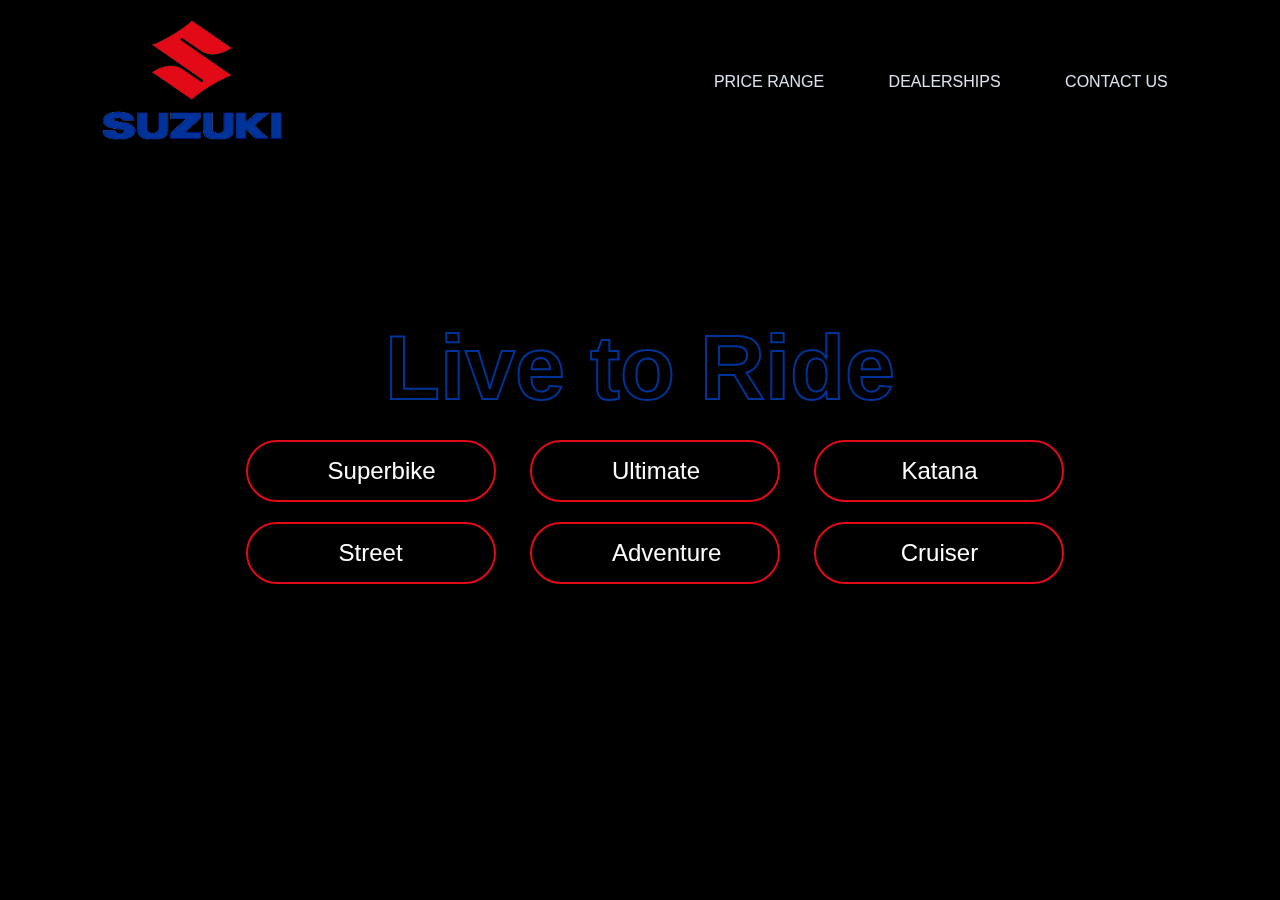
<file: index.html>
<!--
Comments:





-->





<!DOCTYPE html>

<html lang="en" xmlns="http://www.w3.org/1999/xhtml">
<head>
    <meta charset="utf-8" name="viewport" content="width=device-width, initial-scale=1.0" />
    <title>Suzuki Motorcycles</title>
    <link rel="stylesheet" href="style001Home.css" />
</head>
<body>
    <div class="hero">

        <video autoplay loop muted plays-inline class="back-video">
            <source src="Video/001video.webm" type="video/webm" />
        </video>

        <nav>
            <a href="index.html"><img src="Img/logo.png" alt="Image unavailable" class="logo"/>
        <div class="ribbon">
            <ul>
                <li><a href=""></a></li>
                <li><a href="012 Prices.html">PRICE RANGE</a></li>
				        <li><a href="011 Dealerships.html">DEALERSHIPS</a></li>
				        <li><a href="010 Contact.html">CONTACT US</a></li>
            </ul>
        </div>
        </nav>

        <div class="content">
            <ul>
               <h1>Live to Ride</h1>
              <div>
                <li><a href='002 Superbike.html'>Superbike</a></li>
                <li><a href='003 Ultimate.html'>Ultimate</a></li>
                <li><a href='004 Katana.html'>Katana</a></li>
                <br>
                <li><a href='005 Street.html'>Street</a></li>
                <li><a href='006 Adventure.html'>Adventure</a></li>
                <li><a href='007 Cruiser.html'>Cruiser</a></li>
             </div>
          </ul>
        </div>

    </div>
</body>
</html>
</file>
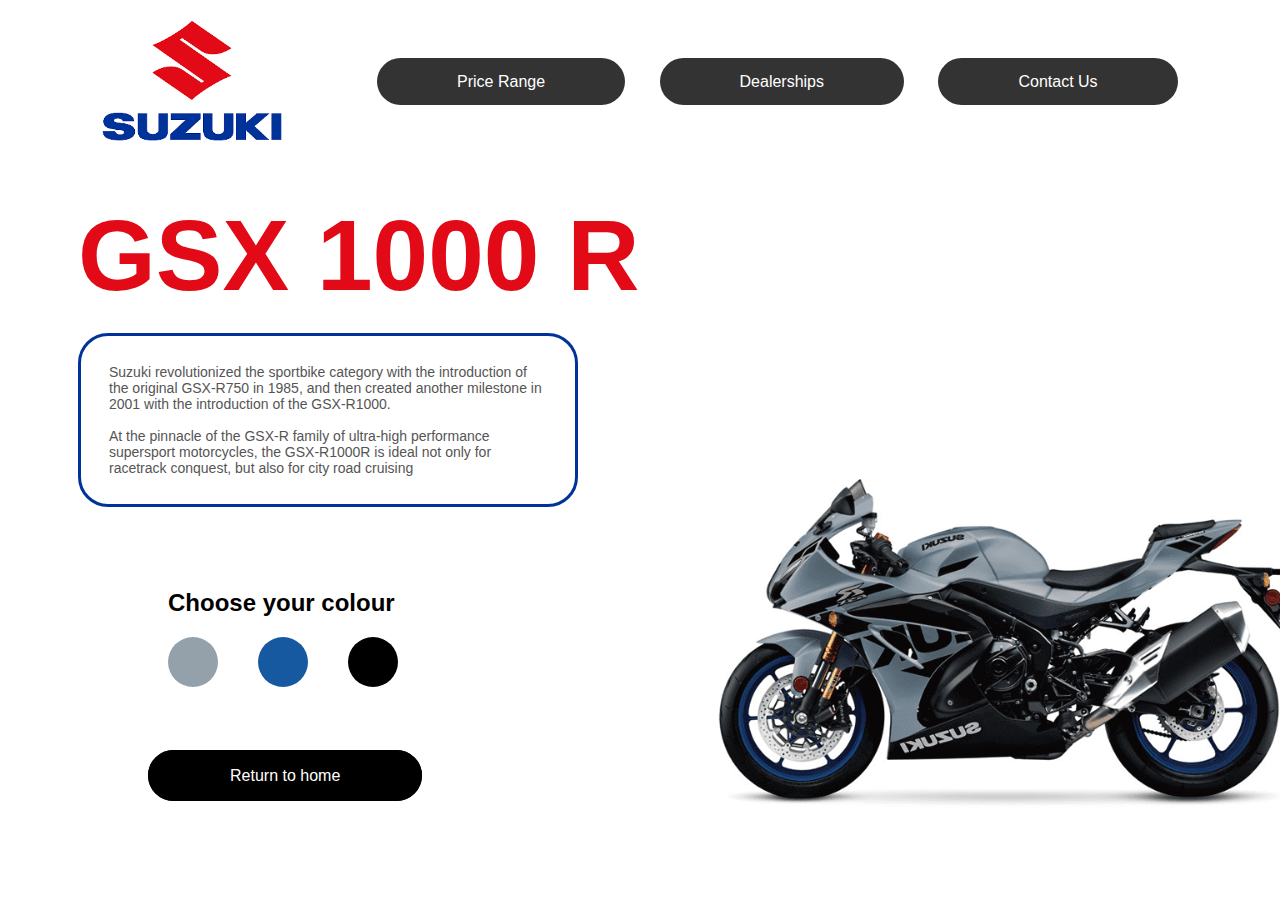
<file: 002 Superbike.html>
<!--
Comments:






-->






<!DOCTYPE html>

<html lang="en" xmlns="http://www.w3.org/1999/xhtml">
<head>
    <meta content="width=device-width, intial-scale=1.0">
    <title>Suzuki - Live to Ride</title>
    <link rel="stylesheet" href="style002Superbike.css">
</head>
<body>
        <div class="container" id="bike">

            <nav>
                <a href="index.html"><img src="Img/logo.png" alt="Image unavailable" class="logo" title="click to return to home"></a>
            <ul>
                <li><a href="012 Prices.html" class="btn">Price Range</a></li>
                <li><a href="011 Dealerships.html" class="btn">Dealerships</a></li>
				<li><a href="010 Contact.html" class="btn">Contact Us</a></li>
            </ul>
            </nav>
            <div class="content">
                <h2><br></h2>
                <h1>GSX 1000 R</h1>
                <p>Suzuki revolutionized the sportbike category with the introduction of the original GSX-R750 in 1985, and then created another milestone in 2001 with the introduction of the GSX-R1000.
                <br><br>
                   At the pinnacle of the GSX-R family of ultra-high performance supersport motorcycles, the GSX-R1000R is ideal not only for racetrack conquest, but also for city road cruising</p>
                <h3>Choose your colour</h3>
                <div class="colour-select">
                    <div id="red"></div>
                    <div id="blue"></div>
                    <div id="black"></div>
                </div>
            </div>

            <div class="home">
                <a href=index.html class="home">Return to home</a>
            </div>
        </div>
 <script>
     let redBtn = document.getElementById("red");
     let blueBtn = document.getElementById("blue");
     let blackBtn = document.getElementById("black");
     let bike = document.getElementById("bike");

     redBtn.onclick = function(){
         bike.style.backgroundImage = "url(Img/001Supersport/001.png)";
     }

     blueBtn.onclick = function(){
         bike.style.backgroundImage = "url(Img/001Supersport/002.png)";
     }

     blackBtn.onclick = function(){
         bike.style.backgroundImage = "url(Img/001Supersport/003.png)";
     }

 </script>  

</body>
</html>
</file>
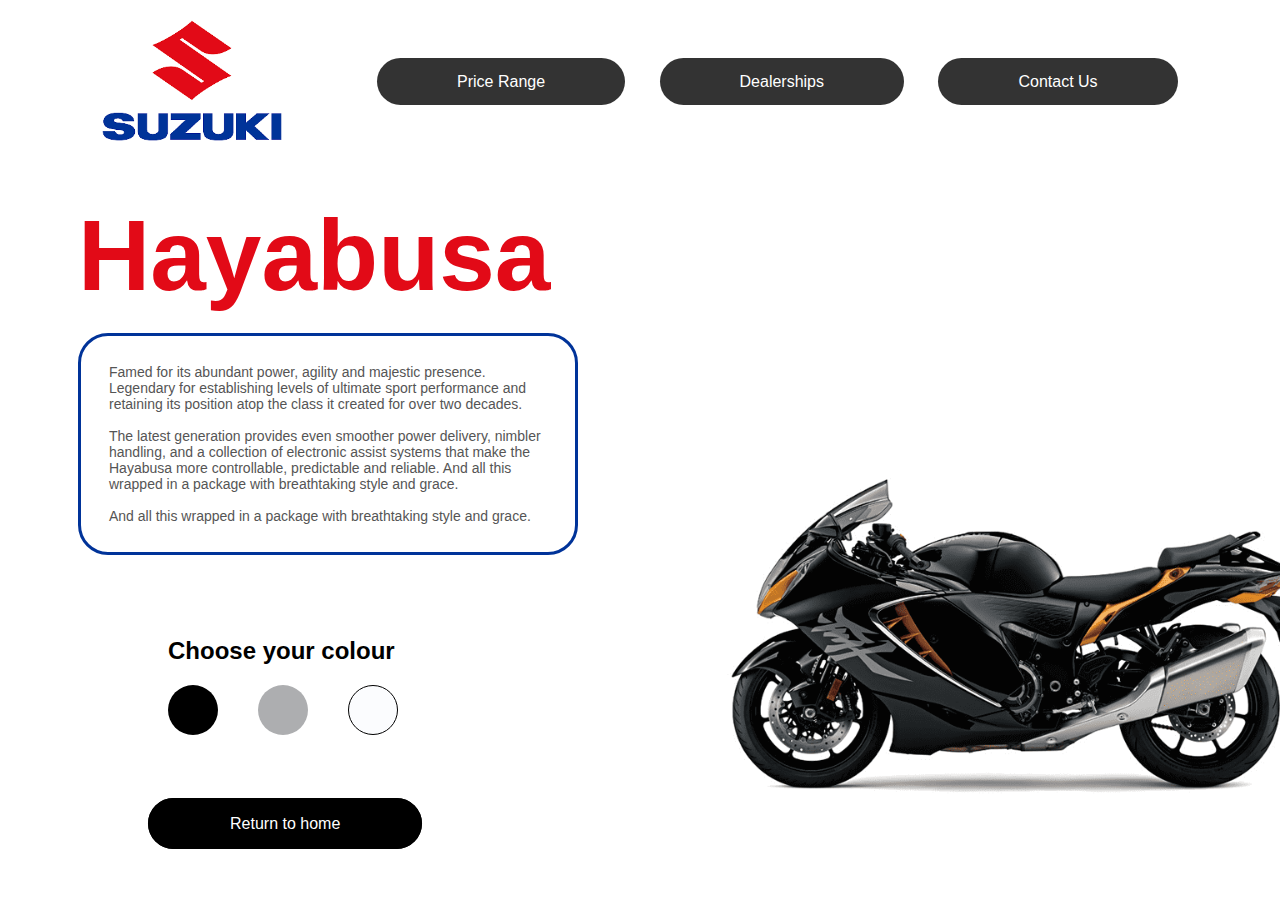
<file: 003 Ultimate.html>
<!--
Comments:






-->






<!DOCTYPE html>

<html lang="en" xmlns="http://www.w3.org/1999/xhtml">
<head>
    <meta content="width=device-width, intial-scale=1.0">
    <title>Suzuki - Live to Ride</title>
    <link rel="stylesheet" href="style003Ultimate.css">
</head>
<body>

        <div class="container" id="bike">

            <nav>
                <a href="index.html"><img src="Img/logo.png" alt="Image unavailable" class="logo" title="click to return to home"></a>
            <ul>
                <li><a href="012 Prices.html" class="btn">Price Range</a></li>
                <li><a href="011 Dealerships.html" class="btn">Dealerships</a></li>
				<li><a href="010 Contact.html" class="btn">Contact Us</a></li>
            </ul>
            </nav>
            <div class="content">
                <h2><br></h2>
                <h1>Hayabusa</h1>
                <p>Famed for its abundant power, agility and majestic presence. Legendary for establishing levels of ultimate sport performance and retaining its position atop the class it created for over two decades. 
                 <br><br>
                The latest generation provides even smoother power delivery, nimbler handling, and a collection of electronic assist systems that make the Hayabusa more controllable, predictable and reliable. And all this wrapped in a package with breathtaking style and grace.
                <br><br>
                   And all this wrapped in a package with breathtaking style and grace.</p>
                <h3>Choose your colour</h3>
                <div class="colour-select">
                    <div id="red"></div>
                    <div id="blue"></div>
                    <div id="black"></div>
                </div>
            </div>

            <div class="home">
                <a href=index.html class="home">Return to home</a>  
            </div>
        </div>
 <script>
     let redBtn = document.getElementById("red");
     let blueBtn = document.getElementById("blue");
     let blackBtn = document.getElementById("black");
     let bike = document.getElementById("bike");

     redBtn.onclick = function(){
         bike.style.backgroundImage = "url(Img/002Ultimate/001.png)";
     }

     blueBtn.onclick = function(){
         bike.style.backgroundImage = "url(Img/002Ultimate/002.png)";
     }

     blackBtn.onclick = function(){
         bike.style.backgroundImage = "url(Img/002Ultimate/003.png)";
     }

 </script>  

</body>
</html>
</file>
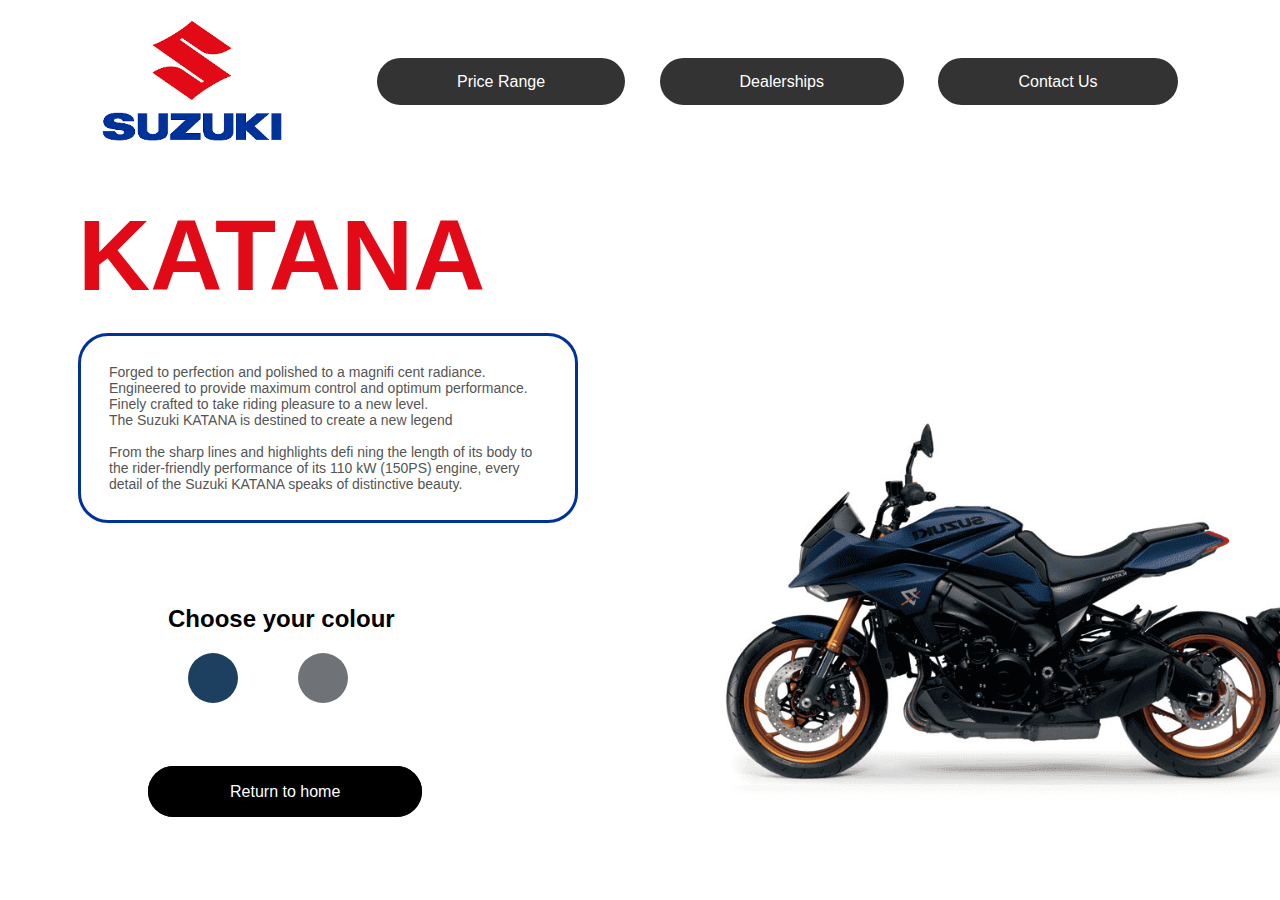
<file: 004 Katana.html>
﻿<!--
Comments:






-->






<!DOCTYPE html>

<html lang="en" xmlns="http://www.w3.org/1999/xhtml">
<head>
    <meta content="width=device-width, intial-scale=1.0">
    <title>Suzuki - Live to Ride</title>
    <link rel="stylesheet" href="style004Katana.css">
</head>
<body>
        <div class="container" id="bike">

            <nav>
                <a href="index.html"><img src="Img/logo.png" alt="Image unavailable" class="logo" title="click to return to home"></a>
            <ul>
                <li><a href="012 Prices.html" class="btn">Price Range</a></li>
                <li><a href="011 Dealerships.html" class="btn">Dealerships</a></li>
				<li><a href="010 Contact.html" class="btn">Contact Us</a></li>
            </ul>
            </nav>
            <div class="content">
                <h2><br></h2>
                <h1>KATANA</h1>
                <p>Forged to perfection and polished to a magnifi cent radiance. Engineered to provide maximum control and optimum performance. Finely crafted to take riding pleasure to a new level. 
                <br>
                The Suzuki KATANA is destined to create a new legend
                <br><br>
                   From the sharp lines and highlights defi ning the length of its body to the rider-friendly performance of its 110 kW (150PS) engine, every detail of the Suzuki KATANA speaks of distinctive beauty.</p>
                <h3>Choose your colour</h3>
                <div class="colour-select">
                    <div id="red"></div>
                    <div id="blue"></div>
                    <div id="black"></div>
                </div>
            </div>
        
             <div class="home">
                <a href=index.html class="home">Return to home</a>
            </div>
        </div>
 <script>
     let redBtn = document.getElementById("red");
     let blueBtn = document.getElementById("blue");
     let blackBtn = document.getElementById("black");
     let bike = document.getElementById("bike");

     redBtn.onclick = function(){
         bike.style.backgroundImage = "url(Img/003Katana/001.png)";
     }

     blueBtn.onclick = function(){
         bike.style.backgroundImage = "url(Img/003Katana/002.png)";
     }


//     blackBtn.onclick = function(){
//       bike.style.backgroundImage = "url(Img/003Katana/003.png)";
//   }

 </script>  

</body>
</html>
</file>
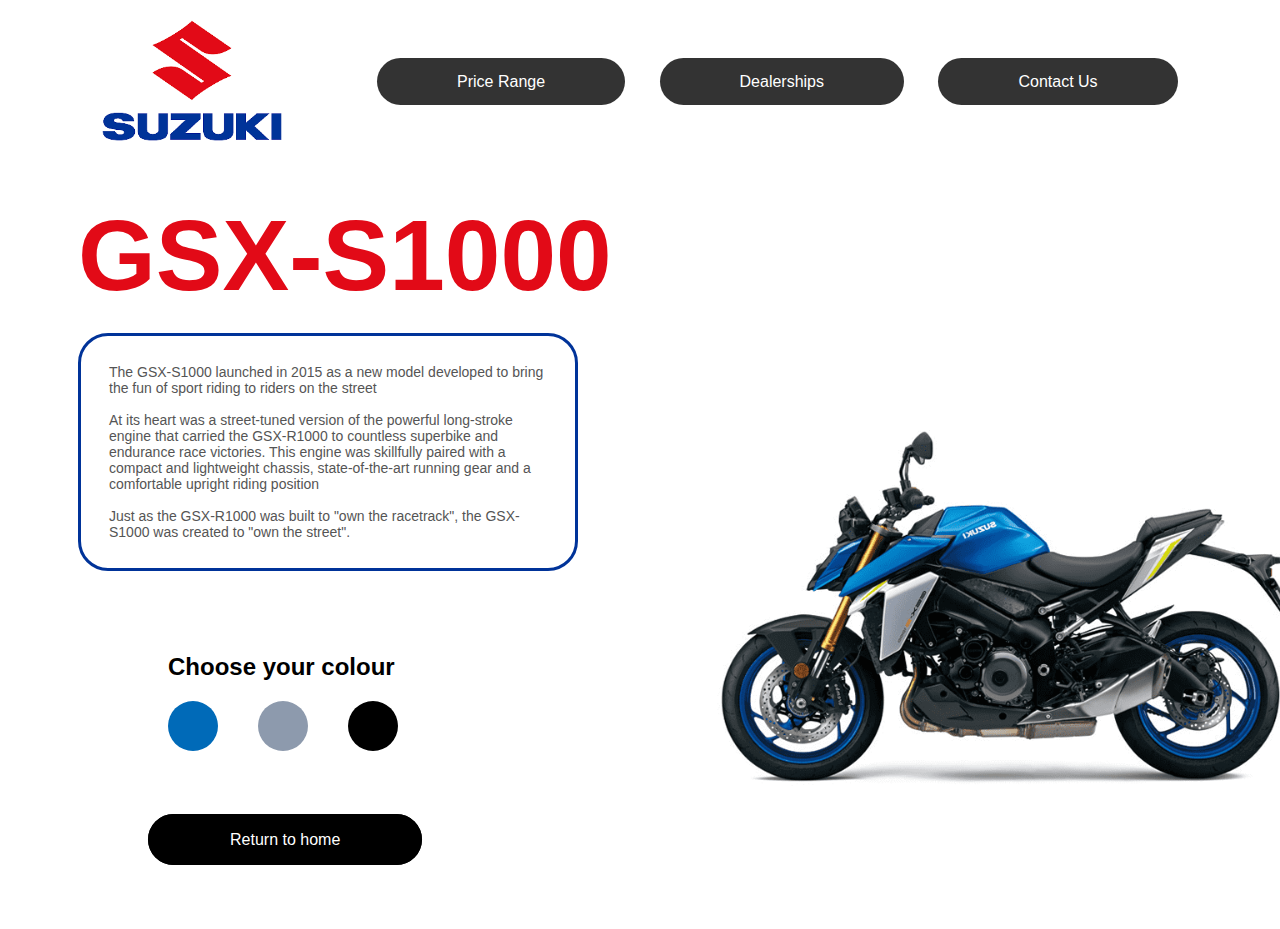
<file: 005 Street.html>
<!--
Comments:





-->






<!DOCTYPE html>

<html lang="en" xmlns="http://www.w3.org/1999/xhtml">
<head>
    <meta content="width=device-width, intial-scale=1.0">
    <title>Suzuki - Live to Ride</title>
    <link rel="stylesheet" href="style005Street.css">
</head>
<body>
        <div class="container" id="bike">

            <nav>
                <a href="index.html"><img src="Img/logo.png" alt="Image unavailable" class="logo" title="click to return to home"></a>
            <ul>
                <li><a href="012 Prices.html" class="btn">Price Range</a></li>
                <li><a href="011 Dealerships.html" class="btn">Dealerships</a></li>
				<li><a href="010 Contact.html" class="btn">Contact Us</a></li>
            </ul>
            </nav>
            <div class="content">
                <h2><br></h2>
                <h1>GSX-S1000</h1>
                <p>The GSX-S1000 launched in 2015 as a new model developed to bring the fun of sport riding to riders on the street
                <br><br>
                   At its heart was a street-tuned version of the powerful long-stroke engine that carried the GSX-R1000 to countless superbike and endurance race victories. This engine was skillfully paired with a compact and lightweight chassis, state-of-the-art running gear and a comfortable upright riding position
                <br><br>
                   Just as the GSX-R1000 was built to "own the racetrack", the GSX-S1000 was created to "own the street".</p>
                <h3>Choose your colour</h3>
                <div class="colour-select">
                    <div id="red"></div>
                    <div id="blue"></div>
                    <div id="black"></div>
                </div>
            </div>
            
            <div class="home">
                <a href=index.html class="home">Return to home</a>
            </div>
        </div>
 <script>
     let redBtn = document.getElementById("red");
     let blueBtn = document.getElementById("blue");
     let blackBtn = document.getElementById("black");
     let bike = document.getElementById("bike");

     redBtn.onclick = function(){
         bike.style.backgroundImage = "url(Img/004Street/001.png)";
     }

     blueBtn.onclick = function(){
         bike.style.backgroundImage = "url(Img/004Street/002.png)";
     }

     blackBtn.onclick = function(){
         bike.style.backgroundImage = "url(Img/004Street/003.png)";
     }

 </script>  

</body>
</html>
</file>
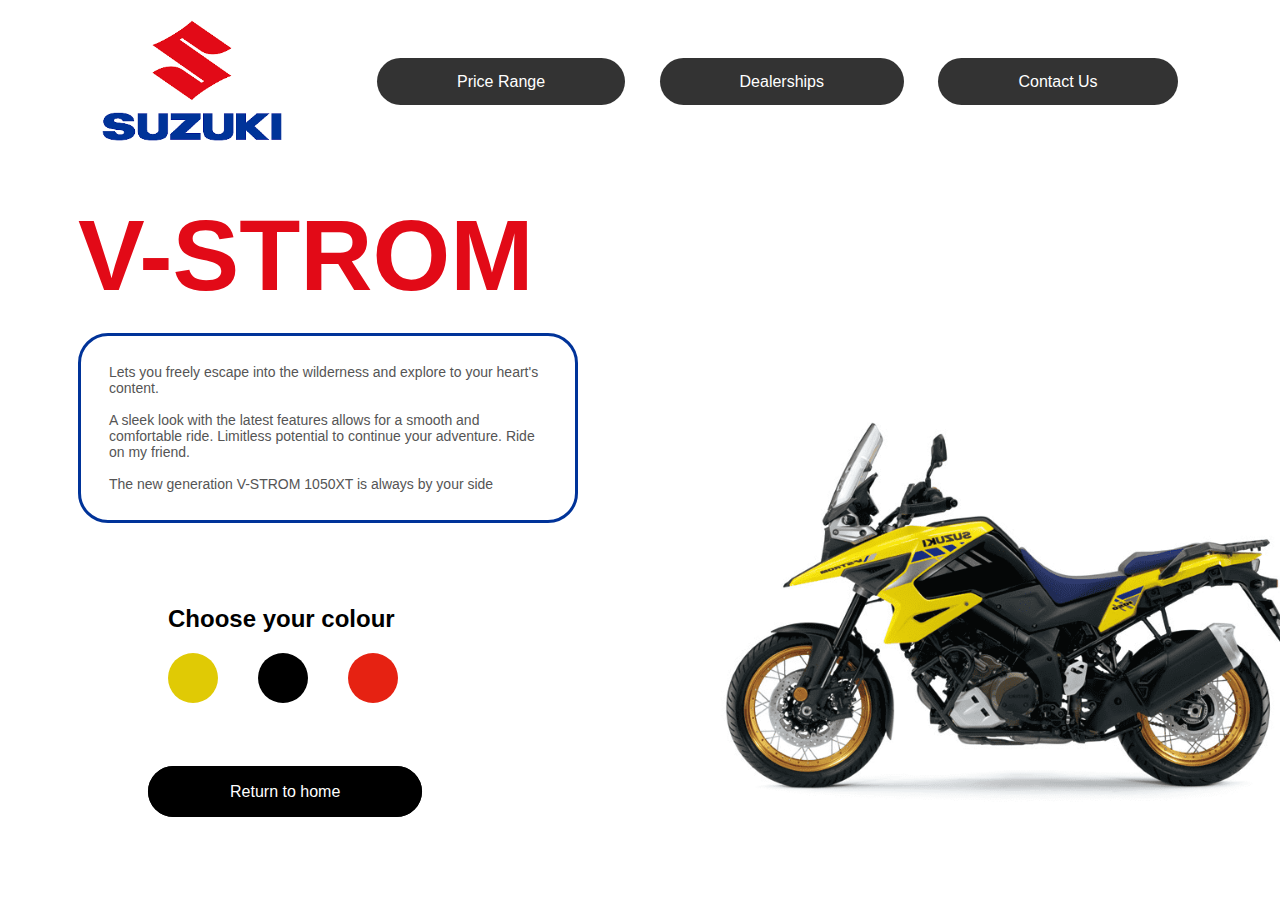
<file: 006 Adventure.html>
<!--
Comments:






-->






<!DOCTYPE html>

<html lang="en" xmlns="http://www.w3.org/1999/xhtml">
<head>
    <meta content="width=device-width, intial-scale=1.0">
    <title>Suzuki - Live to Ride</title>
    <link rel="stylesheet" href="style006Adventure.css">
</head>
<body>
        <div class="container" id="bike">

            <nav>
                <a href="index.html"><img src="Img/logo.png" alt="Image unavailable" class="logo" title="click to return to home"></a>
            <ul>
                <li><a href="012 Prices.html" class="btn">Price Range</a></li>
                <li><a href="011 Dealerships.html" class="btn">Dealerships</a></li>
				<li><a href="010 Contact.html" class="btn">Contact Us</a></li>
            </ul>
            </nav>
            <div class="content">
                <h2><br></h2>
                <h1>V-STROM</h1>
                <p>Lets you freely escape into the wilderness and explore to your heart's content.
                <br><br>
						A sleek look with the latest features allows for a smooth and comfortable ride.
						Limitless potential to continue your adventure. Ride on my friend.
				<br><br>
						The new generation V-STROM 1050XT is always by your side</p>
                <h3>Choose your colour</h3>
                <div class="colour-select">
                    <div id="red"></div>
                    <div id="blue"></div>
                    <div id="black"></div>
                </div>
            </div>

            <div class="home">
                <a href=index.html class="home">Return to home</a>
            </div>
        </div>
 <script>
     let redBtn = document.getElementById("red");
     let blueBtn = document.getElementById("blue");
     let blackBtn = document.getElementById("black");
     let bike = document.getElementById("bike");

     redBtn.onclick = function(){
         bike.style.backgroundImage = "url(Img/005Adventure/001.png)";
     }

     blueBtn.onclick = function(){
         bike.style.backgroundImage = "url(Img/005Adventure/002.png)";
     }

     blackBtn.onclick = function(){
         bike.style.backgroundImage = "url(Img/005Adventure/003.png)";
     }

 </script>  

</body>
</html>
</file>
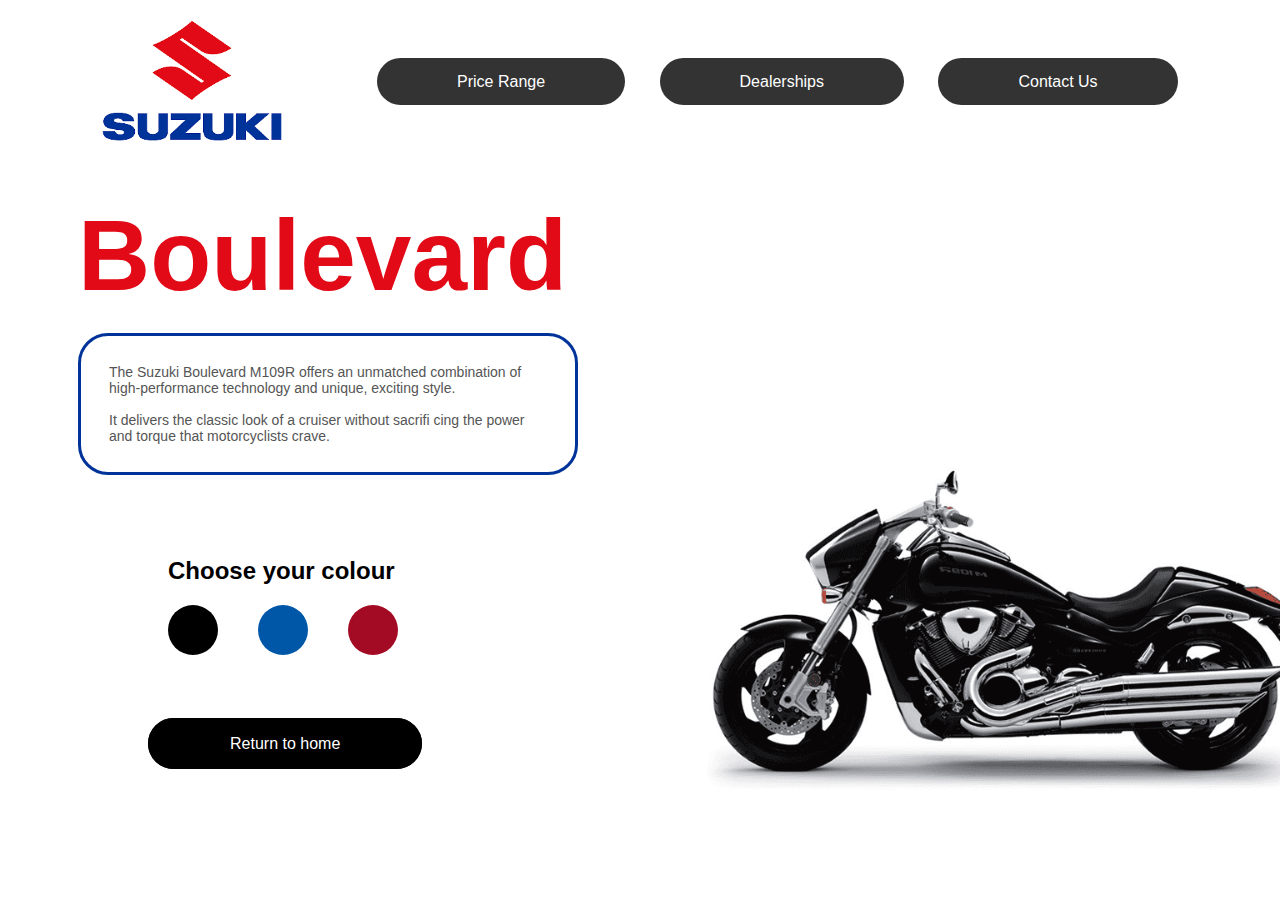
<file: 007 Cruiser.html>
<!--
Comments:





-->





<!DOCTYPE html>

<html lang="en" xmlns="http://www.w3.org/1999/xhtml">
<head>
    <meta content="width=device-width, intial-scale=1.0">
    <title>Suzuki - Live to Ride</title>
    <link rel="stylesheet" href="style007Cruiser.css">
</head>
<body>
        <div class="container" id="bike">

            <nav>
                <a href="index.html"><img src="Img/logo.png" alt="Image unavailable" class="logo" title="click to return to home"></a>
            <ul>
                <li><a href="012 Prices.html" class="btn">Price Range</a></li>
                <li><a href="011 Dealerships.html" class="btn">Dealerships</a></li>
				<li><a href="010 Contact.html" class="btn">Contact Us</a></li>
            </ul>
            </nav>
            <div class="content">
                <h2><br></h2>
                <h1>Boulevard</h1>
                <p>The Suzuki Boulevard M109R offers an unmatched combination of high-performance technology and unique, exciting style.
                <br><br>
                   It delivers the classic look of a cruiser without sacrifi cing the power and torque that motorcyclists crave.</p>
                <h3>Choose your colour</h3>
                <div class="colour-select">
                    <div id="red"></div>
                    <div id="blue"></div>
                    <div id="black"></div>
                </div>
            </div>

            <div class="home">
                <a href=index.html class="home">Return to home</a>
            </div>
        </div>
 <script>
     let redBtn = document.getElementById("red");
     let blueBtn = document.getElementById("blue");
     let blackBtn = document.getElementById("black");
     let bike = document.getElementById("bike");

     redBtn.onclick = function(){
         bike.style.backgroundImage = "url(Img/006Cruiser/001.png)";
     }

     blueBtn.onclick = function(){
         bike.style.backgroundImage = "url(Img/006Cruiser/002.png)";
     }

     blackBtn.onclick = function(){
         bike.style.backgroundImage = "url(Img/006Cruiser/003.png)";
     }

 </script>  

</body>
</html>
</file>
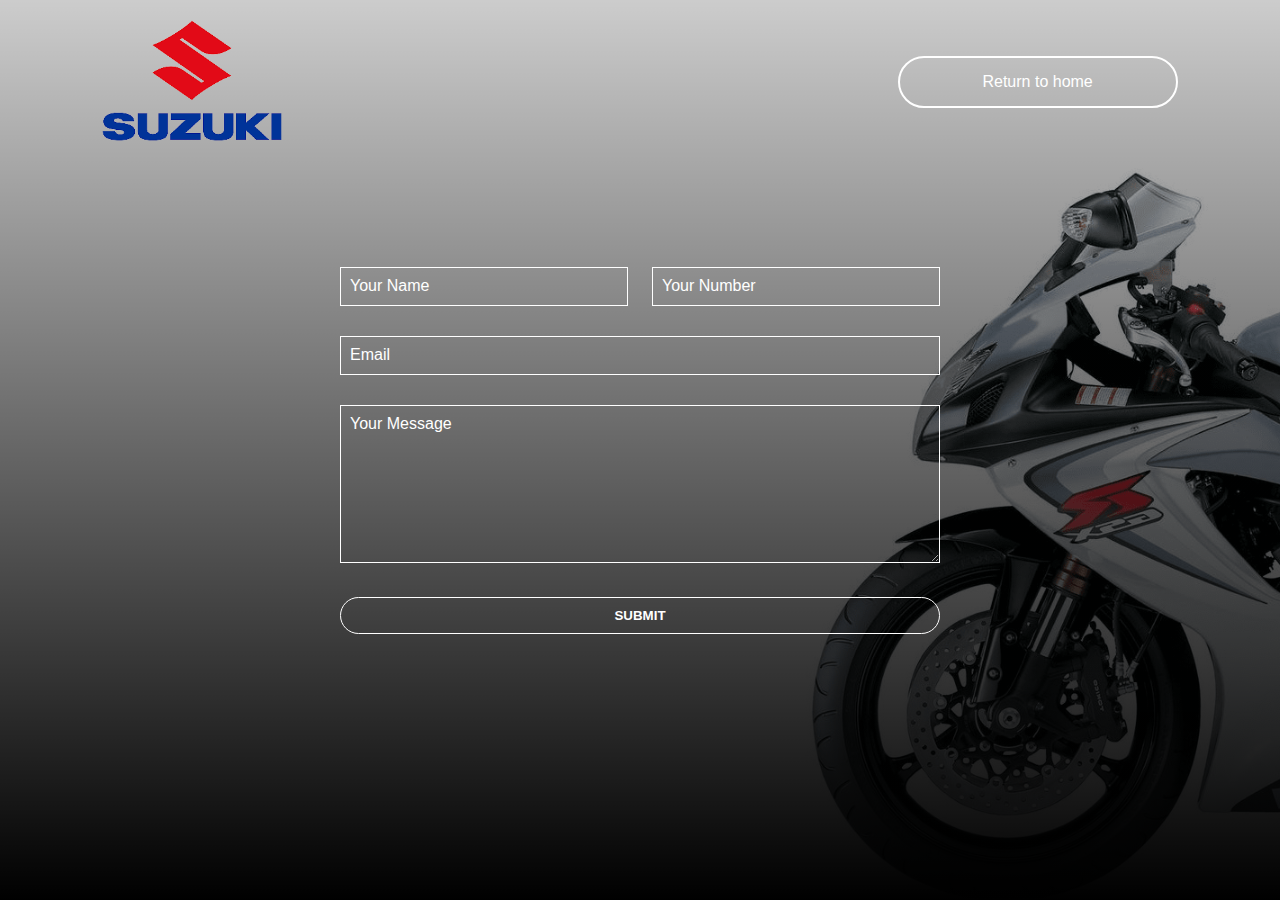
<file: 010 Contact.html>
<!--
Comments:





-->





<!DOCTYPE html>
<html>
<head>
	  <meta charset="UTF-8">
	  <meta http-equiv="X-UA-Compatible" content="IE=edge">
	  <meta name="viewport" content="width=device-width, initial-scale-1.0">

	  <link rel="stylesheet" href="contactstyle.css">
	  <title>Contact Us</title>

</head>
<body>

	<div class="hero">
	
	 <nav>
            <a href="index.html"><img src="Img/logo.png" alt="Image unavailable" class="logo" title="click to return to home"></a>
        <div class="ribbon">
            <ul>
                <li><a href="index.html" class="btn">Return to home</a></li>
            </ul>
        </div>
        </nav>
	

		<form>

			<div class="row">
			    <div class="input-group">
			        <input type="text" id="name" required>
			        <label for="name">Your Name</label>
			    </div>

			    <div class="input-group">
			        <input type="number" id="number" required>
			        <label for="number">Your Number</label>
			    </div>
			 </div>

			<div class="input-group">
			    <input type="email" id="email" required>
			    <label for="email">Email</label>
			</div>

			<div class="input-group">
			    <textarea id="message" rows="8" required></textarea>
			    <label for="message">Your Message</label>
			</div>

			<button type="submit">SUBMIT</button>
		</form>

	</div>

<h1></h1>

<p></p>

<h2></h2>

</body>
<footer></footer>
</html>
</file>
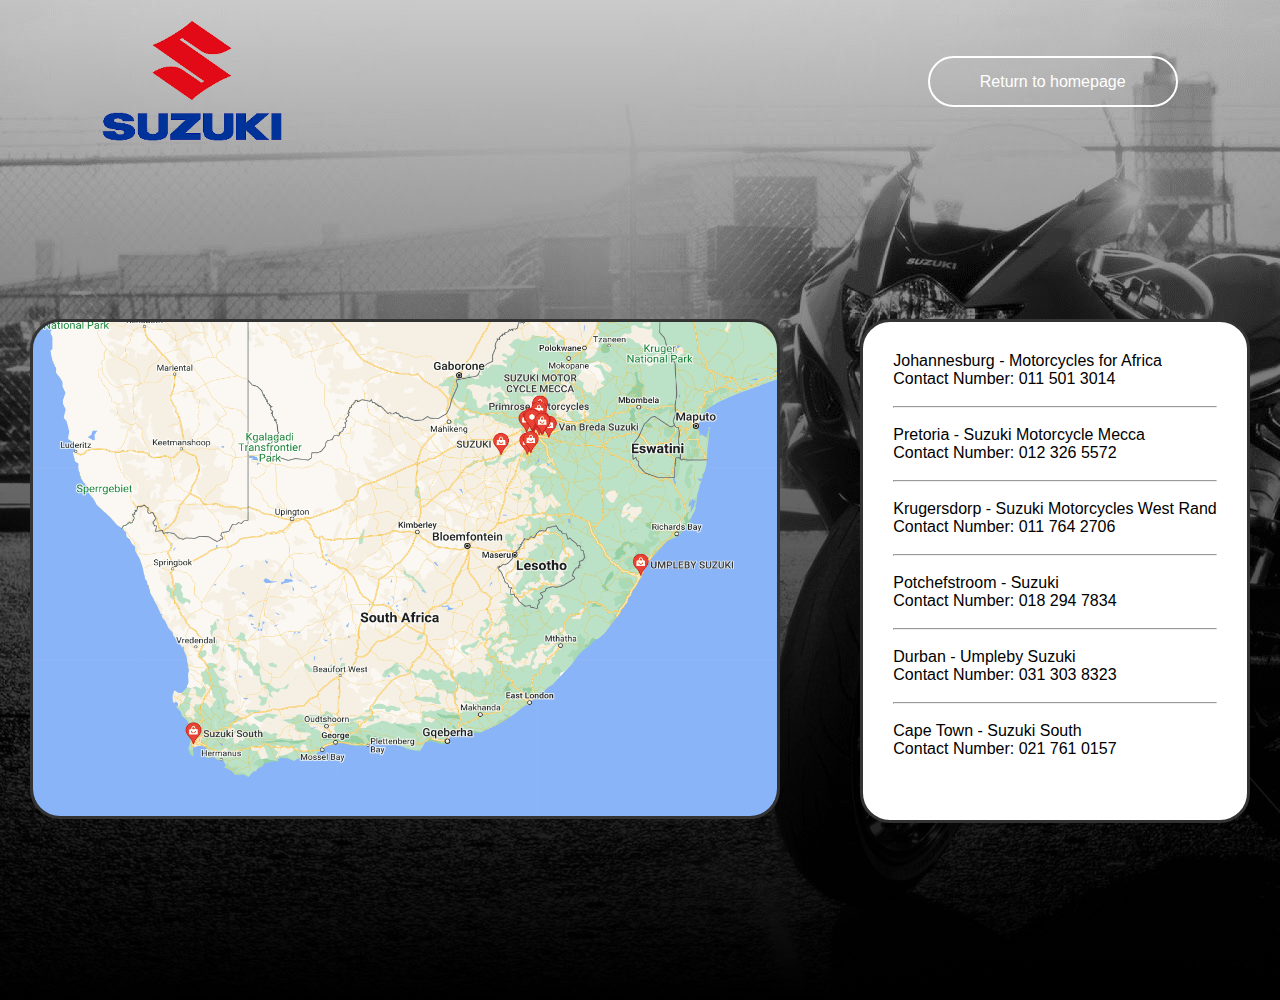
<file: 011 Dealerships.html>
<!--
Comments:





-->





<!DOCTYPE html>

<html lang="en" xmlns="http://www.w3.org/1999/xhtml">
<head>
    <meta content="width=device-width, intial-scale=1.0">
    <title>Suzuki - Live to Ride</title>
    <link rel="stylesheet" href="dealershipstyle.css">
</head>
<body>
        <div class="container" id="bike">

            <nav>
                <a href="index.html"><img src="Img/logo.png" alt="Image unavailable" class="logo"  title="click to return to home"></a>
            <ul>
                <li><a href="index.html" class="btn">Return to homepage</a></li>
            </ul>
            </nav>
            <div class="content">
			<p1>
				<img src="Img/008Dealerships/map001.png" height="500px" width="750px" alt="Image unavailable">
			</p1>
			

			<p2>Johannesburg - Motorcycles for Africa<br>
					Contact Number: 011 501 3014
					<br><br><hr><br>
					Pretoria - Suzuki Motorcycle Mecca<br>
					Contact Number: 012 326 5572
					<br><br><hr><br>
					Krugersdorp - Suzuki Motorcycles West Rand<br>
					Contact Number: 011 764 2706
					<br><br><hr><br>
					Potchefstroom - Suzuki<br>
					Contact Number: 018 294 7834
					<br><br><hr><br>
					Durban - Umpleby Suzuki<br>
					Contact Number: 031 303 8323
					<br><br><hr><br>
					Cape Town - Suzuki South<br>
					Contact Number: 021 761 0157
					<br>
					</p2>
			
            </div>
        </div>
</body>
</html>
</file>
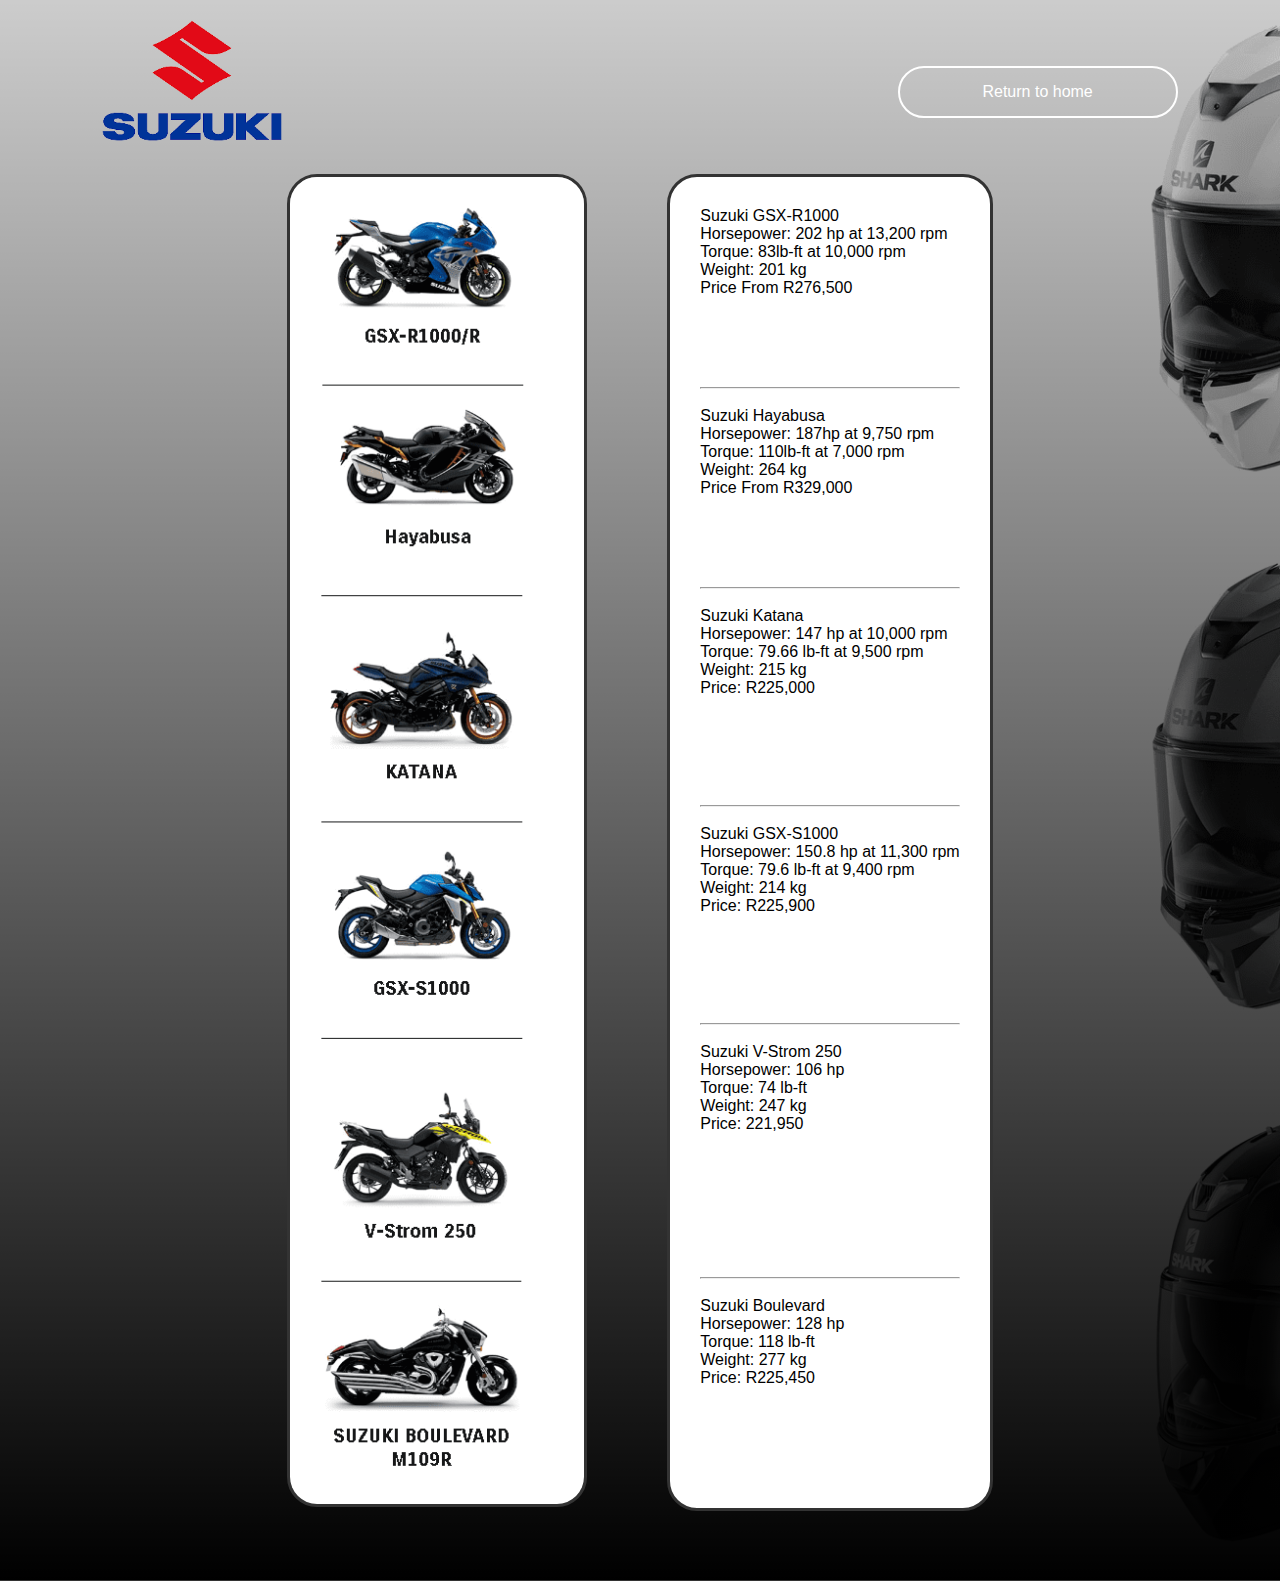
<file: 012 Prices.html>
<!--
Comments:





-->





<!DOCTYPE html>

<html lang="en" xmlns="http://www.w3.org/1999/xhtml">
<head>
    <meta content="width=device-width, intial-scale=1.0">
    <title>Suzuki - Live to Ride</title>
    <link rel="stylesheet" href="pricestyle.css">
</head>
<body>
        <div class="container" id="bike">

            <nav>
                <a href="index.html"><img src="Img/logo.png" alt="Image unavailable" class="logo"  title="click to return to home"></a>

            <ul>
                <li><a href="index.html" class="btn">Return to home</a></li>
            </ul>
            </nav>
            <div class="content">
			<p1>
				<img src="Img/009PriceRange/001.png" height="1333px" width="300px" alt="Image unavailable">
			</p1>
			

			<p2>Suzuki GSX-R1000<br>
					Horsepower: 202 hp at 13,200 rpm<br>
					Torque: 83lb-ft at 10,000 rpm<br>
					Weight: 201 kg<br>
					Price From R276,500<br>
					<br><br><br><br><br><hr><br>
					Suzuki Hayabusa<br>
					Horsepower: 187hp at 9,750 rpm<br>
					Torque: 110lb-ft at 7,000 rpm<br>
					Weight: 264 kg<br>
					Price From R329,000<br>
					<br><br><br><br><br><hr><br>
					Suzuki Katana<br>
					Horsepower: 147 hp at 10,000 rpm<br>
					Torque: 79.66 lb-ft at 9,500 rpm<br>
					Weight: 215 kg<br>
					Price:  R225,000<br>
					<br><br><br><br><br><br><hr><br>
					Suzuki GSX-S1000<br>
					Horsepower: 150.8 hp at 11,300 rpm<br>
					Torque: 79.6 lb-ft at 9,400 rpm<br>
					Weight: 214 kg<br>
					 Price: R225,900<br>
					<br><br><br><br><br><br><hr><br>
					Suzuki V-Strom 250<br>
					Horsepower: 106 hp<br>
					Torque:  74 lb-ft<br>
					Weight: 247 kg<br>
					 Price:  221,950<br>
					<br><br><br><br><br><br><br><br><hr><br>
					Suzuki Boulevard<br>
					Horsepower:  128 hp<br>
					Torque:  118 lb-ft<br>
					Weight: 277 kg<br>
					 Price: R225,450<br>
					
					<br>
					</p2>
			
            </div>
        </div>


</body>
</html>
</file>
<file: style001Home.css>
/*
Comments:





*/





* {
    margin: 0;
    padding: 0;
    box-sizing: border-box;
    font-family: 'Poppins', sans-serif;
}

.hero {
    width: 100%;
    height: 100vh;
    background-image: linear-gradient(rgba(0,0,0,0.3), rgba(0,0,0,0.3));
    position: relative;
    display: flex;
    align-items: center;
    justify-content: center;
}

nav {
    width: 100%;
    position: absolute;
    top: 0;
    left: 0;
    padding: 20px 8%;
    display: flex;
    align-items: center;
    justify-content: space-between;
}

nav .logo {
    width: 180px;
    cursor: pointer;
    margin-left: auto;
}

.content {
    text-align: center;
}

.content h1 {
    font-size: 90px;
    color: transparent;
    font-weight: 600;
    transition: 0.5s;
    cursor: pointer;
    -webkit-text-stroke: 2px #003399;
}

.content h1:hover {
    -webkit-text-stroke: 2px #003399;
    color: #003399;
}

.back-video {
    position: absolute;
    right: 0;
    bottom: 0;
    z-index: -1;
}

@media (min-aspect-ratio: 16/9) {
    .back-video{
        width: 100%;
        height: auto;
    }
}

@media (max-aspect-ratio: 16/9) {
    .back-video{
        width: auto;
        height: 100%;
    }
}

.logo{
    width: 180px;
    height: 120px;
    margin-left: -70px;
}

.content ul li{
    list-style-type: none;
    display: inline-flex;
}

.content ul li a{
    text-decoration: none;
    color: #fff;
    font-size: 24px;
    border: 2px solid #E20A17;
    padding: 15px 80px;
    border-radius: 50px;
    margin-top: 20px;
    margin-left: 30px;
    width: 250px;
    cursor: pointer;
}

.content ul li a:hover{
    background-color: #E20A17;
}

.ribbon ul li{
    list-style-type: none;
    display: inline-flex;
    padding-right: 10px;
}

.ribbon ul li a{
    text-decoration: none;
    margin-left: 50px;
    color: #DBE3EE;
}

.ribbon ul li a:hover{
    text-decoration: underline;
    cursor: pointer;
}
</file>
<file: style002Superbike.css>
/*
Comments:





*/





* {
    margin:0;
    padding: 0;
    font-family: 'Poppins', sans-serif;
    box-sizing: border-box;
}

.container {
    width: 100%;
    height: 100vh;
    background-image: url(Img/001Supersport/001.png);
    background-size: cover;
    background-position: center;
    padding: 20px 10%;
    transition: background-image 0.5s;
}

nav {
    width: 100%;
    position: absolute;
    top: 0;
    left: 0;
    padding: 20px 8%;
    display: flex;
    align-items: center;
    justify-content: space-between;
}

nav ul li{
    list-style: none;
    display: inline-block;
    margin-left: 30px;
    }

nav .logo {
    width: 180px;
    cursor: pointer;
    margin-left: auto;
    }

nav .btn {
    text-decoration: none;
    color: #fff;
    background: #333;
    padding: 15px 80px;
    border-radius: 30px;
    margin-left: auto;
    }

nav .btn:hover{
	background-color: #003399;
	color: #fff;
}
	
.content {
    margin-top: 15%;
}

.content h2 {
    color: #222222;
    font-size: 34px;
    margin-left: 25%;
    padding-bottom: 10px;
}

.content h1 {
    font-size: 100px;
    color: #E20A17;
    margin-top: -25px;
    margin-left: -50px;
    padding-bottom: 20px;
}

.content p {
    max-width: 500px;
    font-weight: 500;
    font-size: 14px;
    color: #555;
    border: 3px;
    border-style: solid;
    border-color: #003399;
    padding: 2em;
    border-radius: 30px;
    margin-left: -50px;
}

.content h3 {
    margin-top: 8%;
    font-weight: 600;
    font-size: 24px;
    margin-left: 40px;
}

.colour-select div {
    background: #333;
    width: 50px;
    height: 50px;
    border-radius: 50%;
    margin-left: 40px;
}

.colour-select {
    display: flex;
    margin-top: 20px; 
    cursor: pointer;
}

.colour-select #red {
    background: #94A1AA;   
}

.colour-select #blue {
    background: #1659A0;    
}

.colour-select #black {
    background: black;    
}

.container .home {
    padding-top: 80px;
    padding-left: 20px;
    padding-bottom: 80px;
}

.container .home a {
    text-decoration: none;
    color: #fff;
    border: 2px;
    border-color: #000;
    background-color: #000;
    border-style: solid; 
    padding: 15px 80px;
    border-radius: 30px;

}

.container .home a:hover {
    background-color: #003399;
    color: #fff;
    border: 2px solid #003399;
}
</file>
<file: style003Ultimate.css>
/*
Comments:





*/





* {
    margin:0;
    padding: 0;
    font-family: 'Poppins', sans-serif;
    box-sizing: border-box;
}

.container {
    width: 100%;
    height: 100vh;
    background-image: url(Img/002Ultimate/001.png);
    background-size: cover;
    background-position: center;
    padding: 20px 10%;
    transition: background-image 0.5s;
}

nav {
    width: 100%;
    position: absolute;
    top: 0;
    left: 0;
    padding: 20px 8%;
    display: flex;
    align-items: center;
    justify-content: space-between;
}

nav ul li{
    list-style: none;
    display: inline-block;
    margin-left: 30px;
    }

nav .logo {
    width: 180px;
    cursor: pointer;
    margin-left: auto;
    }

nav .btn {
    text-decoration: none;
    color: #fff;
    background: #333;
    padding: 15px 80px;
    border-radius: 30px;
    margin-left: auto;
    }
	
nav .btn:hover{
	background-color: #003399;
	color: #fff;
}

.content {
    margin-top: 15%;
}

.content h2 {
    color: #222222;
    font-size: 34px;
    margin-left: 25%;
    padding-bottom: 10px;
}

.content h1 {
    font-size: 100px;
    color: #E20A17;
    margin-top: -25px;
    margin-left: -50px;
    padding-bottom: 20px;
}

.content p {
    max-width: 500px;
    font-weight: 500;
    font-size: 14px;
    color: #555;
    border: 3px;
    border-style: solid;
    border-color: #003399;
    padding: 2em;
    border-radius: 30px;
    margin-left: -50px;
}

.content h3 {
    margin-top: 8%;
    font-weight: 600;
    font-size: 24px;
    margin-left: 40px;
}

.colour-select div {
    background: #333;
    width: 50px;
    height: 50px;
    border-radius: 50%;
    margin-left: 40px;
}

.colour-select {
    display: flex;
    margin-top: 20px; 
    cursor: pointer;
}

.colour-select #red {
    background: black;   
}

.colour-select #blue {
    background: #ADAEB0;    
}

.colour-select #black {
    background: #FBFCFE;
    
    border: 1px;
    border-style: solid;
    border-color: black;

}

.container .home {
    padding-top: 80px;
    padding-left: 20px;
    padding-bottom: 80px;
}

.container .home a {
    text-decoration: none;
    color: #fff;
    border: 2px;
    border-color: #000;
    background-color: #000;
    border-style: solid; 
    padding: 15px 80px;
    border-radius: 30px;

}

.container .home a:hover {
    background-color: #003399;
    color: #fff;
    border: 2px solid #003399;
}
</file>
<file: style004Katana.css>
/*
Comments:





*/





* {
    margin:0;
    padding: 0;
    font-family: 'Poppins', sans-serif;
    box-sizing: border-box;
}

.container {
    width: 100%;
    height: 100vh;
    background-image: url(Img/003Katana/001.png);
    background-size: cover;
    background-position: center;
    padding: 20px 10%;
    transition: background-image 0.5s;
}

nav {
    width: 100%;
    position: absolute;
    top: 0;
    left: 0;
    padding: 20px 8%;
    display: flex;
    align-items: center;
    justify-content: space-between;
}

nav ul li{
    list-style: none;
    display: inline-block;
    margin-left: 30px;
    }

nav .logo {
    width: 180px;
    cursor: pointer;
    margin-left: auto;
    }

nav .btn {
    text-decoration: none;
    color: #fff;
    background: #333;
    padding: 15px 80px;
    border-radius: 30px;
    margin-left: auto;
    }

nav .btn:hover{
	background-color: #003399;
	color: #fff;
}
	
.content {
    margin-top: 15%;
}

.content h2 {
    color: #222222;
    font-size: 34px;
    margin-left: 25%;
    padding-bottom: 10px;
}

.content h1 {
    font-size: 100px;
    color: #E20A17;
    margin-top: -25px;
    margin-left: -50px;
    padding-bottom: 20px;
}

.content p {
    max-width: 500px;
    font-weight: 500;
    font-size: 14px;
    color: #555;
    border: 3px;
    border-style: solid;
    border-color: #003399;
    padding: 2em;
    border-radius: 30px;
    margin-left: -50px;
}

.content h3 {
    margin-top: 8%;
    font-weight: 600;
    font-size: 24px;
    margin-left: 40px;
}

.colour-select div {
    background: #333;
    width: 50px;
    height: 50px;
    border-radius: 50%;
    margin-left: 60px;
}

.colour-select {
    display: flex;
    margin-top: 20px; 
    cursor: pointer;
}

.colour-select #red {
    background: #1D4061;   
}

.colour-select #blue {
    background: #6F7277;    
}

.colour-select #black {
    background: transparent;    
}

.container .home {
    padding-top: 80px;
    padding-left: 20px;
    padding-bottom: 80px;
}

.container .home a {
    text-decoration: none;
    color: #fff;
    border: 2px;
    border-color: #000;
    background-color: #000;
    border-style: solid; 
    padding: 15px 80px;
    border-radius: 30px;

}

.container .home a:hover {
    background-color: #003399;
    color: #fff;
    border: 2px solid #003399;
}
</file>
<file: style005Street.css>
/*
Comments:





*/





* {
    margin:0;
    padding: 0;
    font-family: 'Poppins', sans-serif;
    box-sizing: border-box;
}

.container {
    width: 100%;
    height: 100vh;
    background-image: url(Img/004Street/001.png);
    background-size: cover;
    background-position: center;
    padding: 20px 10%;
    transition: background-image 0.5s;
}

nav {
    width: 100%;
    position: absolute;
    top: 0;
    left: 0;
    padding: 20px 8%;
    display: flex;
    align-items: center;
    justify-content: space-between;
}

nav ul li{
    list-style: none;
    display: inline-block;
    margin-left: 30px;
    }

nav .logo {
    width: 180px;
    cursor: pointer;
    margin-left: auto;
    }

nav .btn {
    text-decoration: none;
    color: #fff;
    background: #333;
    padding: 15px 80px;
    border-radius: 30px;
    margin-left: auto;
    }

nav .btn:hover{
	background-color: #003399;
	color: #fff;
}
	
.content {
    margin-top: 15%;
}

.content h2 {
    color: #222222;
    font-size: 34px;
    margin-left: 25%;
    padding-bottom: 10px;
}

.content h1 {
    font-size: 100px;
    color: #E20A17;
    margin-top: -25px;
    margin-left: -50px;
    padding-bottom: 20px;
}

.content p {
    max-width: 500px;
    font-weight: 500;
    font-size: 14px;
    color: #555;
    border: 3px;
    border-style: solid;
    border-color: #003399;
    padding: 2em;
    border-radius: 30px;
    margin-left: -50px;
}

.content h3 {
    margin-top: 8%;
    font-weight: 600;
    font-size: 24px;
    margin-left: 40px;
}

.colour-select div {
    background: #333;
    width: 50px;
    height: 50px;
    border-radius: 50%;
    margin-left: 40px;
}

.colour-select {
    display: flex;
    margin-top: 20px; 
    cursor: pointer;
}

.colour-select #red {
    background: #006AB8;   
}

.colour-select #blue {
    background: #8D9AAD;    
}

.colour-select #black {
    background: black;    
}

.container .home {
    padding-top: 80px;
    padding-left: 20px;
    padding-bottom: 80px;
}

.container .home a {
    text-decoration: none;
    color: #fff;
    border: 2px;
    border-color: #000;
    background-color: #000;
    border-style: solid; 
    padding: 15px 80px;
    border-radius: 30px;

}

.container .home a:hover {
    background-color: #003399;
    color: #fff;
    border: 2px solid #003399;
}
</file>
<file: style006Adventure.css>
/*
Comments:





*/





* {
    margin:0;
    padding: 0;
    font-family: 'Poppins', sans-serif;
    box-sizing: border-box;
}

.container {
    width: 100%;
    height: 100vh;
    background-image: url(Img/005Adventure/001.png);
    background-size: cover;
    background-position: center;
    padding: 20px 10%;
    transition: background-image 0.5s;
}

nav {
    width: 100%;
    position: absolute;
    top: 0;
    left: 0;
    padding: 20px 8%;
    display: flex;
    align-items: center;
    justify-content: space-between;
}

nav ul li{
    list-style: none;
    display: inline-block;
    margin-left: 30px;
    }

nav .logo {
    width: 180px;
    cursor: pointer;
    margin-left: auto;
    }

nav .btn {
    text-decoration: none;
    color: #fff;
    background: #333;
    padding: 15px 80px;
    border-radius: 30px;
    margin-left: auto;
    }
	
nav .btn:hover{
	background-color: #003399;
	color: #fff;
}

.content {
    margin-top: 15%;
}

.content h2 {
    color: #222222;
    font-size: 34px;
    margin-left: 25%;
    padding-bottom: 10px;
}

.content h1 {
    font-size: 100px;
    color: #E20A17;
    margin-top: -25px;
    margin-left: -50px;
    padding-bottom: 20px;
}

.content p {
    max-width: 500px;
    font-weight: 500;
    font-size: 14px;
    color: #555;
    border: 3px;
    border-style: solid;
    border-color: #003399;
    padding: 2em;
    border-radius: 30px;
    margin-left: -50px;
}

.content h3 {
    margin-top: 8%;
    font-weight: 600;
    font-size: 24px;
    margin-left: 40px;
}

.colour-select div {
    background: #333;
    width: 50px;
    height: 50px;
    border-radius: 50%;
    margin-left: 40px;
}

.colour-select {
    display: flex;
    margin-top: 20px; 
    cursor: pointer;
}

.colour-select #red {
    background: #E0CA05;   
}

.colour-select #blue {
    background: black;    
}

.colour-select #black {
    background: #E62212;    
}

.container .home {
    padding-top: 80px;
    padding-left: 20px;
    padding-bottom: 80px;
}

.container .home a {
    text-decoration: none;
    color: #fff;
    border: 2px;
    border-color: #000;
    background-color: #000;
    border-style: solid; 
    padding: 15px 80px;
    border-radius: 30px;

}

.container .home a:hover {
    background-color: #003399;
    color: #fff;
    border: 2px solid #003399;
}
</file>
<file: style007Cruiser.css>
/*
Comments:





*/





* {
    margin:0;
    padding: 0;
    font-family: 'Poppins', sans-serif;
    box-sizing: border-box;
}

.container {
    width: 100%;
    height: 100vh;
    background-image: url(Img/006Cruiser/001.png);
    background-size: cover;
    background-position: center;
    padding: 20px 10%;
    transition: background-image 0.5s;
}

nav {
    width: 100%;
    position: absolute;
    top: 0;
    left: 0;
    padding: 20px 8%;
    display: flex;
    align-items: center;
    justify-content: space-between;
}

nav ul li{
    list-style: none;
    display: inline-block;
    margin-left: 30px;
    }

nav .logo {
    width: 180px;
    cursor: pointer;
    margin-left: auto;
    }

nav .btn {
    text-decoration: none;
    color: #fff;
    background: #333;
    padding: 15px 80px;
    border-radius: 30px;
    margin-left: auto;
    }
	
nav .btn:hover{
	background-color: #003399;
	color: #fff;
}

.content {
    margin-top: 15%;
}

.content h2 {
    color: #222222;
    font-size: 34px;
    margin-left: 25%;
    padding-bottom: 10px;
}

.content h1 {
    font-size: 100px;
    color: #E20A17;
    margin-top: -25px;
    margin-left: -50px;
    padding-bottom: 20px;
}

.content p {
    max-width: 500px;
    font-weight: 500;
    font-size: 14px;
    color: #555;
    border: 3px;
    border-style: solid;
    border-color: #003399;
    padding: 2em;
    border-radius: 30px;
    margin-left: -50px;
}

.content h3 {
    margin-top: 8%;
    font-weight: 600;
    font-size: 24px;
    margin-left: 40px;
}

.colour-select div {
    background: #333;
    width: 50px;
    height: 50px;
    border-radius: 50%;
    margin-left: 40px;
}

.colour-select {
    display: flex;
    margin-top: 20px; 
    cursor: pointer;
}

.colour-select #red {
    background: black;   
}

.colour-select #blue {
    background: #0057A8;    
}

.colour-select #black {
    background: #A30B24;    
}

.container .home {
    padding-top: 80px;
    padding-left: 20px;
    padding-bottom: 80px;
}

.container .home a {
    text-decoration: none;
    color: #fff;
    border: 2px;
    border-color: #000;
    background-color: #000;
    border-style: solid; 
    padding: 15px 80px;
    border-radius: 30px;

}

.container .home a:hover {
    background-color: #003399;
    color: #fff;
    border: 2px solid #003399;
}
</file>
<file: contactstyle.css>
/*
Comments:





*/





*{
	margin: 0;
	padding: 0;
	font-family: 'poppins', sans-serif;
	box-sizing: border-box;
}

.hero{
	width: 100%;
	height: 100vh;
	background-image: linear-gradient(rgba(0,0,0,0.2), black), url(Img/007Contactus/001contact.png);
	background-position: center;
	background-size: cover;
	display: flex;
	align-items: center;
	justify-content: center;
}

form{
	width: 90%;
	max-width: 600px;
}

.input-group{
	margin-bottom: 30px;
	position: relative;
}

input, textarea{
	width: 100%;
	padding: 10px;
	outline: 0;
	border: 1px solid white;
	color: white;
	background: transparent;
	font-size: 15px;
}

label{
	height: 100%;
	position: absolute;
	left: 0;
	top: 0;
	padding: 10px;
	color: white;
	cursor: text;
	transition: 0.2s;
}

button{
	padding: 10px 0;
	color: white;
	outline: none;
	background: transparent;
	border: 1px solid white;
	font-weight: bold;
	width: 100%;
	cursor: pointer;
	border-radius: 25px;
}

button:hover{
	background: black;
	color: white;
	transition: 0.2s;
	font-weight: bold;
	border: 1px solid black;
}

input:focus~label,
input:valid~label,
textarea:focus~label,
textarea:valid~label{
	top: -35px;
	font-size: 14px;
}

.row{
	display: flex;
	align-items: center;
	justify-content: space-between;
}

.row .input-group{
	flex-basis: 48%;
}


nav {
    width: 100%;
    position: absolute;
    top: 0;
    left: 0;
    padding: 20px 8%;
    display: flex;
    align-items: center;
    justify-content: space-between;
}

nav ul li{
    list-style: none;
    display: inline-block;
    }

nav .logo {
    width: 180px;
    cursor: pointer;
    margin-left: auto;
}

nav .btn {
	width: 280px;
    text-decoration: none;
    color: #fff;
    background: transparent;
    padding: 15px 50px;
    border: 2px solid #fff;
    border-radius: 30px;
    text-align: center;
    }

nav .ribbon ul li a{
    text-decoration: none;
    display: inline-block;
    list-style: none;
    color: #fff;
    font-size: 16px;
    }


	
nav .btn:hover{
    	background: #fff;
    	color: #000;
		border: 2px solid #fff;
}
</file>
<file: dealershipstyle.css>
/*
Comments:





*/





* {
    margin:0;
    padding: 0;
    font-family: 'Poppins', sans-serif;
    box-sizing: border-box;
}

.container{
	width: 100%;
	height: 1000px;
	background-image: linear-gradient(rgba(0,0,0,0.2), black),  url(Img/008Dealerships/002.png);
	background-position: center;
	background-size: cover;
	display: flex;
	align-items: center;
	justify-content: center;
}

nav {
    width: 100%;
    position: absolute;
    top: 0;
    left: 0;
    padding: 20px 8%;
    display: flex;
    align-items: center;
    justify-content: space-between;
}

nav ul li{
    list-style: none;
    display: inline-block;
    margin-left: 30px;
    }

nav .logo {
    width: 180px;
    cursor: pointer;
    margin-left: auto;
    }

nav .btn {
    width: 280px;
    text-decoration: none;
    color: #fff;
    background: transparent;
    margin-left: auto;
    margin-top: 20px;
    padding: 15px 50px;
    border: 2px solid #fff;
    border-radius: 30px;
    margin-left: auto;
    }

.container nav ul li button{
	cursor: pointer;
}
	
nav .btn:hover{
	background-color: #fff;
    color: #000;
}	

	
.content {
	display: flex;
	justify-content: center;
    margin-top: 15%;
	padding-bottom:50px;
}


.content p1 {
	float: left;
	padding-right: 80px;
}

.content p1 img{
    border: 3px;
    border-style: solid;
    border-color: #333;
    border-radius: 30px;
}


.content p2{
	padding-left: 30px;
	padding-right: 30px;
	padding-top: 30px;
	padding-bottom: 30px;


	border: 3px;
	border-style: solid;
	border-color: #333;
	border-radius: 30px;
    background-color: white;
	
}
</file>
<file: pricestyle.css>
/*
Comments:





*/



* {
    margin:0;
    padding: 0;
    font-family: 'Poppins', sans-serif;
    box-sizing: border-box;
}

.container {
    width: 100%;
    height: 100%;
    background-image: linear-gradient(rgba(0,0,0,0.2), black), url(Img/009PriceRange/Background002.png);
    background-position: center;
    background-size: cover;
    align-items: center;
    justify-content: center;
    padding: 20px 10%;
}

nav {
    width: 100%;
    position: absolute;
    top: 0;
    left: 0;
    padding: 20px 8%;
    display: flex;
    align-items: center;
    justify-content: space-between;
}

nav ul li{
    list-style: none;
    display: flex;
    margin-left: 30px;
    }

nav .logo {
    width: 180px;
    cursor: pointer;
    margin-left: auto;
    }

nav .btn {
    width: 280px;
    text-decoration: none;
    color: #fff;
    margin-left: auto;
    margin-top: 20px;
    border: 2px solid #fff;
    border-radius: 30px;
    padding: 15px 50px;
    text-align: center;
    }

nav .btn:hover{
	background-color: #fff;
    color: #000;
}	
	
.content {
	display: flex;
	justify-content: center;
    margin-top: 15%;
	padding-bottom:50px;
}


.content p1 {
	float: left;
	padding-right: 80px;
}

.content p1 img{
    border: 3px;
    border-style: solid;
    border-color: #333;
    border-radius: 30px;
}


.content p2{
	padding-left: 30px;
	padding-right: 30px;
	padding-top: 30px;
	padding-bottom: 30px;


	border: 3px;
	border-style: solid;
	border-color: #333;
	border-radius: 30px;

    background-color: #fff;
	
}
</file>
